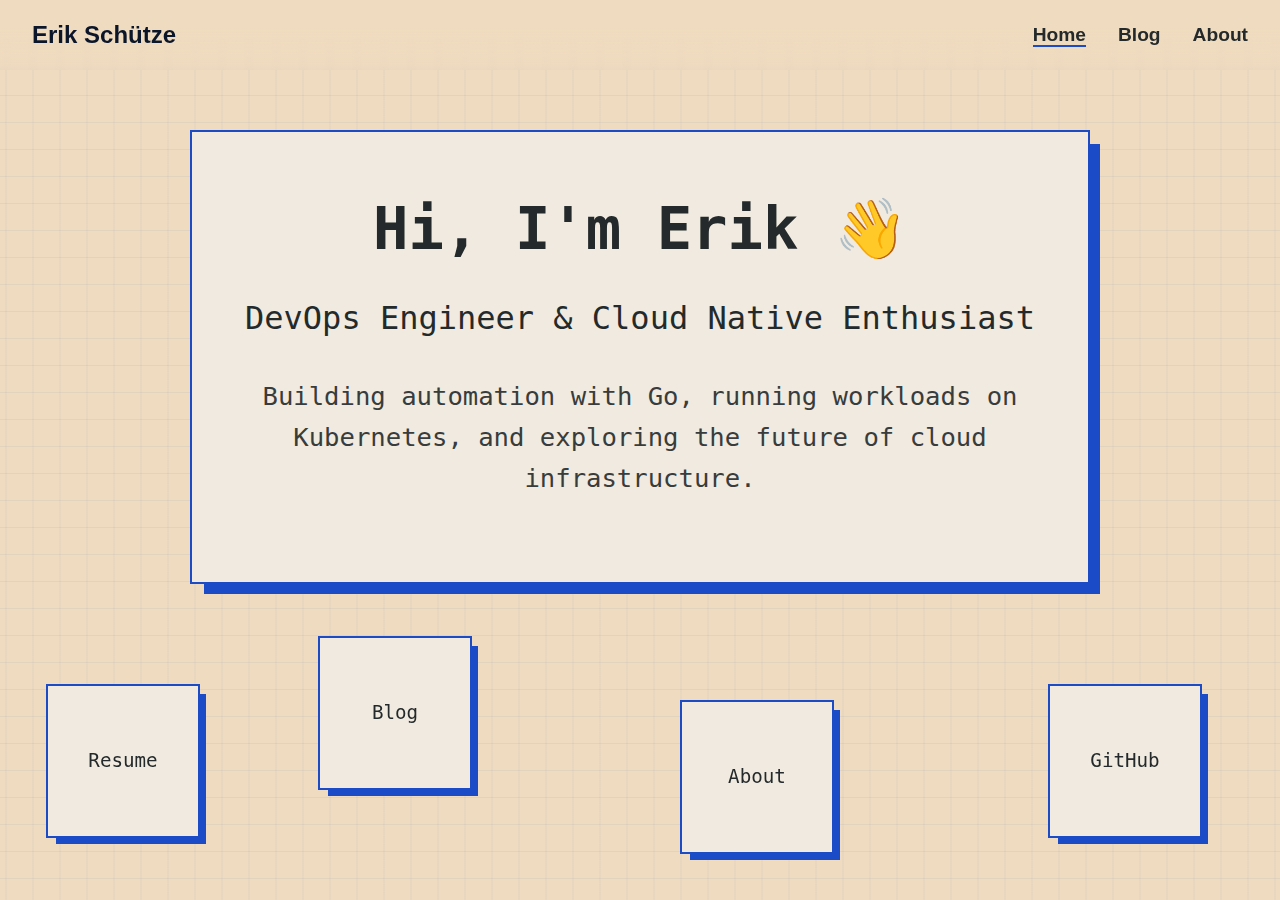
<file: site/index.html>
<!DOCTYPE html>
<html lang="en">
  <head>
    <meta charset="UTF-8">
    <meta name="viewport" content="width=device-width, initial-scale=1.0">
    <title>Erik Schütze</title>
    <link rel="stylesheet" href="css/style.css">
    
    <!-- Standard favicon -->
    <link rel="icon" type="image/png" sizes="32x32" href="/assets//images/cloud-logo-32.png">
    <link rel="icon" type="image/png" sizes="16x16" href="/assets/images/cloud-logo-16.png">

    <!-- Optional: fallback for older browsers -->
    <link rel="shortcut icon" href="/assets/images/cloud-logo-32.png">

    <script defer src="https://analytics.erik-schuetze.dev/script.js" data-website-id="b6f141d2-c98b-4c71-b454-7134e1a77831"></script>
  </head>
  <body>
    <nav class="navbar">
      <div class="nav-brand">
        <a href="/">Erik Schütze</a>
      </div>
      <ul class="nav-links">
        <li><a href="/" class="active">Home</a></li>
        <li><a href="/blog/">Blog</a></li>
        <li><a href="/about/">About</a></li>
      </ul>
    </nav>
    <div class="hero-container">
        <div class="hero-shadow"></div>
        <main class="hero">
            <h1>Hi, I'm Erik 👋</h1>
            <p class="subtitle">DevOps Engineer & Cloud Native Enthusiast</p>
            <p class="subtitle">Building automation with Go, running workloads on Kubernetes, and exploring the future of cloud infrastructure.</p>
        </main>
    </div>

    <a href="https://drive.google.com/file/d/13KEDFn2HeyoRPz66SnAJri7S8rZ6feqY/view?usp=sharing" target="_blank" class="floating-box" id="resume-box">
        <div class="floating-box-shadow"></div>
        <div class="floating-box-content">Resume</div>
    </a>

    <a href="/about/" class="floating-box" id="about-box">
      <div class="floating-box-shadow"></div>
      <div class="floating-box-content">About</div>
    </a>  

    <a href="https://github.com/erik-schuetze" target="_blank" class="floating-box" id="github-box">
      <div class="floating-box-shadow"></div>
      <div class="floating-box-content">GitHub</div>
    </a>
    <a href="/blog/" class="floating-box" id="blog-box">
      <div class="floating-box-shadow"></div>
      <div class="floating-box-content">Blog</div>
    </a>
      
  </body>
</html>
</file>
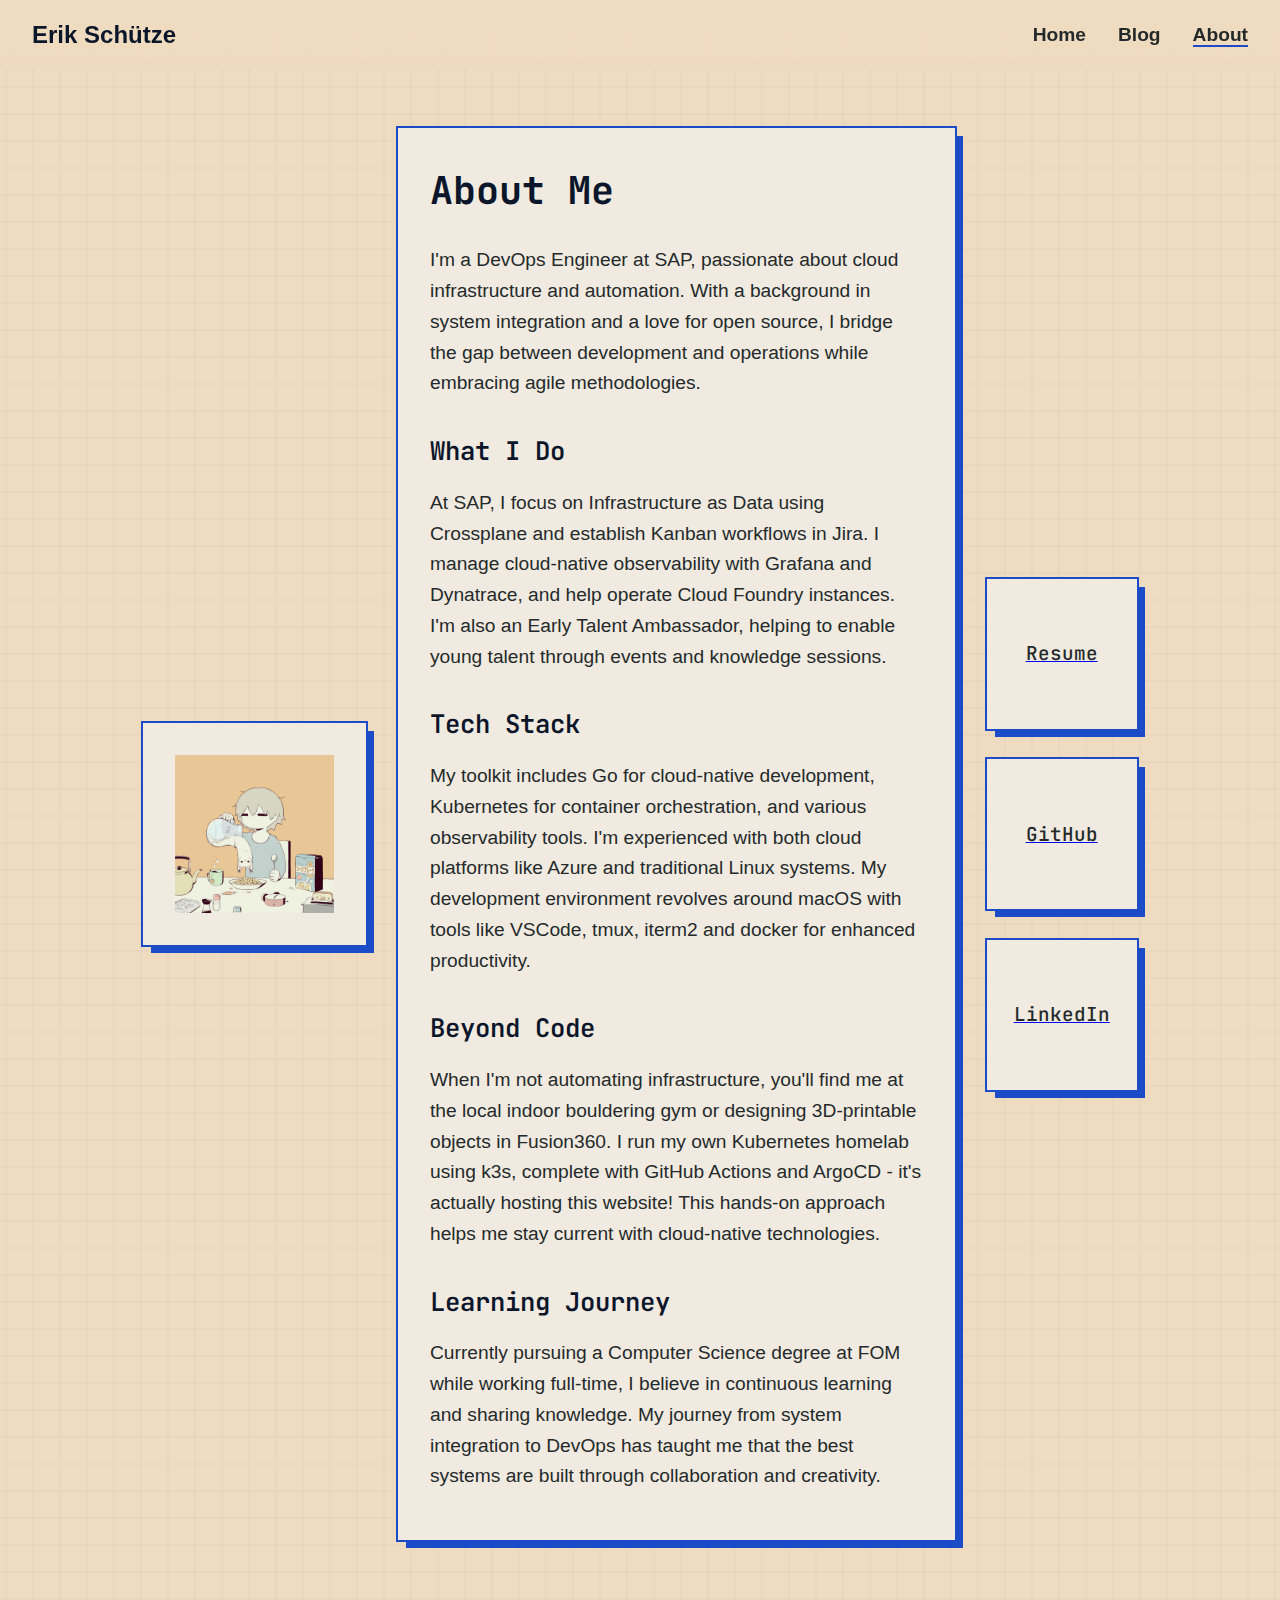
<file: site/about.html>
<!DOCTYPE html>
<html lang="en">
  <head>
    <meta charset="UTF-8">
    <meta name="viewport" content="width=device-width, initial-scale=1.0">
    <title>About - Erik Schütze</title>
    <link rel="stylesheet" href="css/style.css">
    <link rel="stylesheet" href="css/about.css">
    <link rel="stylesheet" href="https://fonts.googleapis.com/css2?family=JetBrains+Mono:wght@400;600&display=swap">
    <link rel="icon" href="data:image/svg+xml,<svg xmlns=%22http://www.w3.org/2000/svg%22 viewBox=%220 0 100 100%22><text y=%22.9em%22 font-size=%2290%22>☁️</text></svg>">
  </head>
  <body>
    <nav class="navbar">
      <div class="nav-brand"><a href="index.html">Erik Schütze</a></div>
      <ul class="nav-links">
          <li><a href="index.html">Home</a></li>
          <li><a href="blog/index.html">Blog</a></li>
          <li><a href="about.html" class="active">About</a></li>
      </ul>
    </nav>

    <div class="about-layout">
      <div class="photo-container">
          <div class="photo-shadow"></div>
          <div class="photo">
              <img src="assets/images/profile.jpg" alt="Erik Schütze">
          </div>
      </div>

      <div class="content-container">
          <div class="content-shadow"></div>
          <div class="content">
              <h2 class="section-heading">About Me</h2>
              <p>I'm a DevOps Engineer at SAP, passionate about cloud infrastructure and automation. With a background in system integration and a love for open source, I bridge the gap between development and operations while embracing agile methodologies.</p>
              
              <h3 class="subsection-heading">What I Do</h3>
              <p>At SAP, I focus on Infrastructure as Data using Crossplane and establish Kanban workflows in Jira. I manage cloud-native observability with Grafana and Dynatrace, and help operate Cloud Foundry instances. I'm also an Early Talent Ambassador, helping to enable young talent through events and knowledge sessions.</p>

              <h3 class="subsection-heading">Tech Stack</h3>
              <p>My toolkit includes Go for cloud-native development, Kubernetes for container orchestration, and various observability tools. I'm experienced with both cloud platforms like Azure and traditional Linux systems. My development environment revolves around macOS with tools like VSCode, tmux, iterm2 and docker for enhanced productivity.</p>

              <h3 class="subsection-heading">Beyond Code</h3>
              <p>When I'm not automating infrastructure, you'll find me at the local indoor bouldering gym or designing 3D-printable objects in Fusion360. I run my own Kubernetes homelab using k3s, complete with GitHub Actions and ArgoCD - it's actually hosting this website! This hands-on approach helps me stay current with cloud-native technologies.</p>
              
              <h3 class="subsection-heading">Learning Journey</h3>
              <p>Currently pursuing a Computer Science degree at FOM while working full-time, I believe in continuous learning and sharing knowledge. My journey from system integration to DevOps has taught me that the best systems are built through collaboration and creativity.</p>
          </div>
      </div>
      <div class="link-collection">
          <a href="https://drive.google.com/file/d/13KEDFn2HeyoRPz66SnAJri7S8rZ6feqY/view?usp=sharing" target="_blank" class="" id="resume-box">
              <div class="floating-box-shadow"></div>
              <div class="floating-box-content">Resume</div>
          </a>
  
          <a href="https://github.com/erik-schuetze" target="_blank" class="" id="github-box">
            <div class="floating-box-shadow"></div>
            <div class="floating-box-content">GitHub</div>
          </a>
          <a href="https://www.linkedin.com/in/erik-schuetze-6077851b3" target="_blank" class="" id="linkedin-box">
            <div class="floating-box-shadow"></div>
            <div class="floating-box-content">LinkedIn</div>
          </a>
      </div>
    </div>
  </body>
</html>
</file>
<file: site/css/style.css>
:root {
    --primary-color: #0b162a;
    --accent-color: #1b4bc6;
    --bg-color: #efdbbf;
    --bg-light: #f1eae0;
    --text-color: #242a2b;
}

* {
    margin: 0;
    padding: 0;
    box-sizing: border-box;
}

body {
    font-family: 'Inter', sans-serif;
    line-height: 1.6;
    color: var(--text-color);
    background-color: var(--bg-color);
    background-image: 
        linear-gradient(rgba(27, 75, 198, 0.06) 1px, transparent 1px),
        linear-gradient(90deg, rgba(27, 75, 198, 0.06) 1px, transparent 1px);
    background-size: 27px 27px;
    background-position: center center;
    padding-top: 4rem; /* Adjust this value based on your navbar height */
}

.navbar {
    display: flex;
    justify-content: space-between;
    align-items: center;
    padding: 1rem 2rem;
    /* Create two layered gradients for smoother transition */
    background: linear-gradient(
        to bottom,
        var(--bg-color) 40%,
        rgba(239, 219, 191, 0.5) 80%,
        rgba(239, 219, 191, 0)
    );
    position: fixed;
    top: 0;
    left: 0;
    right: 0;
    z-index: 1000;
    /* Reduce blur strength for a subtler effect */
    backdrop-filter: blur(3px);
    -webkit-backdrop-filter: blur(3px);
}

.active {
    border-bottom: 2px solid var(--accent-color);
}

.nav-links {
    display: flex;
    list-style: none;
    gap: 2rem;
}

.nav-links a {
    text-decoration: none;
    color: var(--text-color);
    transition: color 0.3s ease;
    font-size: clamp(0.9rem, 2.5vw, 1.2rem);  /* Responsive font size */
    font-weight: 600;
}

.nav-links a:hover {
    color: var(--accent-color);
}


.nav-brand {
    font-size: clamp(1.1rem, 3vw, 1.5rem);  /* Responsive font size */
    font-weight: 700;
    color: var(--primary-color);
    font-family: 'Montserrat', sans-serif;
}

.nav-brand a {
    text-decoration: none;
    transition: color 0.3s ease;
    color: var(--primary-color);
}

.nav-brand a:hover {
    color: var(--accent-color);
}

.hero-container {
    position: relative;
    height: 65vh;
    display: flex;
    flex-direction: column;
    justify-content: center;
    align-items: center;
    text-align: center;
    padding: 2rem;
    
}

.hero-shadow {
    position: absolute;
    height: 50vh;
    width: 70vw;
    background-color: var(--accent-color);
    transform: translate(12px, 12px);
    z-index: 1;
}

.hero {
    position: relative;
    height: 50vh;
    width: 70vw;
    display: flex;
    flex-direction: column;
    justify-content: center;
    align-items: center;
    text-align: center;
    padding: 2rem;
    background-color: var(--bg-light);
    z-index: 2;
    box-shadow: 0 0 0 2px var(--accent-color);
    font-family: 'JetBrains Mono', monospace;
}

.hero h1 {
    font-size: clamp(1.6rem, 4.6vw, 3.8rem);
    margin-bottom: 1rem;
    font-family: 'JetBrains Mono', monospace;
}

.hero .subtitle {
    font-size: clamp(0.9rem, 2.5vw, 2rem);
    margin-bottom: 2rem;
    font-family: 'JetBrains Mono', monospace;
}

.hero .subtitle:last-of-type {
    font-size: clamp(0.7rem, 2vw, 1.6rem);
    opacity: 0.9;
}

.cta-buttons .btn {
    font-size: clamp(0.9rem, 1.5vw, 1.2rem);
    font-family: 'JetBrains Mono', monospace;
}

.btn {
    display: inline-block;
    padding: 0.8rem 1.5rem;
    margin: 0.5rem;
    border-radius: 5px;
    text-decoration: none;
    transition: all 0.3s ease;
}

#resume-box {
    bottom: 4rem;
    left: 3rem;
    animation: float 3s ease-in-out infinite;
}
#github-box {
    bottom: 4rem;
    right: 5rem;
    animation: float 3.5s ease-in-out infinite;
}
#blog-box {
    bottom: 7rem;
    left: 25vw;
    animation: float 4s ease-in-out infinite;
}
#about-box {
    bottom: 3rem;
    right: 35vw;
    animation: float 2.8s ease-in-out infinite;
}
#linkedin-box {
    bottom: 6rem;
    left: 50vw;
    animation: float 3.2s ease-in-out infinite;
}

.floating-box {
    position: fixed;
    text-decoration: none;
    z-index: 10;
}

.floating-box-shadow {
    position: absolute;
    width: 150px;
    height: 150px;
    background-color: var(--accent-color);
    transform: translate(8px, 8px);
    z-index: 1;
}

.floating-box-content {
    position: relative;
    width: 150px;
    height: 150px;
    background-color: var(--bg-light);
    display: flex;
    justify-content: center;
    align-items: center;
    font-family: 'JetBrains Mono', monospace;
    font-size: 1.2rem;
    font-weight: 500;
    color: var(--text-color);
    box-shadow: 0 0 0 2px var(--accent-color);
    z-index: 2;
    transition: transform 0.3s ease;
}

.floating-box:hover .floating-box-content {
    transform: translate(-3px, -3px);
}

@keyframes float {
    0% {
        transform: translateY(0px);
    }
    50% {
        transform: translateY(-12px);
    }
    100% {
        transform: translateY(0px);
    }
}

/* Add media query for mobile devices */
@media screen and (max-width: 768px) {
    .navbar {
        padding: 0.5rem 1rem;  /* Reduced padding on mobile */
    }
    
    .nav-links {
        gap: 1rem;  /* Reduced gap between links on mobile */
    }

    /* Adjust hero position */
    .hero-container {
        height: 60vh;  /* Move hero up by 10% */
    }

    .hero {
        height: 37vh;
        width: 80vw;
        padding: 0.5rem;
    }

    .hero-shadow {
        height: 37vh;
        width: 80vw;
    }

    /* Scale down floating boxes */
    .floating-box-shadow,
    .floating-box-content {
        width: 70px;  
        height: 70px;
    }

    .floating-box-content {
        font-size: 0.7rem;
    }

    /* Adjust floating box positions for mobile */
    #resume-box {
        bottom: 2rem;
        left: 1rem;
    }
    #github-box {
        bottom: 4rem;
        right: 1rem;
    }
    #blog-box {
        bottom: 5rem;
        left: 6.8rem;
    }
    #about-box {
        bottom: 2.5rem;
        right: 7rem;
    }
    #linkedin-box {
        bottom: 4rem;
        left: 10rem;
    }

    /* Reduce float animation distance */
    @keyframes float {
        0% {
            transform: translateY(0px);
        }
        50% {
            transform: translateY(-8px); 
        }
        100% {
            transform: translateY(0px);
        }
    }
}
</file>
<file: site/css/about.css>
.about-layout {
    display: grid;
    grid-template-columns: 1fr 2fr 5fr 1fr 1fr;
    gap: 2rem;
    padding: 4rem 0;  /* Remove horizontal padding since we're using grid */
    min-height: 80vh;
    align-items: center;
}

.link-collection {
    display: flex;
    flex-direction: column;
    justify-content: space-evenly;
    align-items: center;
    gap: 1rem;
    height: 60vh;
}


.photo-container {
    grid-column: 2 / 3;  /* Takes up the second column */
    position: relative;
    display: flex;
    justify-content: center;
    align-items: center;
    animation: float 4s ease-in-out infinite;
}

.photo-shadow {
    position: absolute;
    width: 100%;
    max-width: 600px;
    height: 100%;
    background-color: var(--accent-color);
    transform: translate(8px, 8px);
    z-index: 1;
}

.content-container {
    grid-column: 3 / 4;  /* Takes up the third column */
    position: relative;
}

.content-shadow {
    position: absolute;
    width: 100%;
    height: 100%;
    background-color: var(--accent-color);
    transform: translate(8px, 8px);
    z-index: 1;
}

.photo, .content {
    position: relative;
    background-color: var(--bg-light);
    box-shadow: 0 0 0 2px var(--accent-color);
    z-index: 2;
    padding: 2rem;
}

.content p {
    font-size: clamp(1rem, 1.5vw, 1.2rem);
    line-height: 1.6;
    margin-bottom: 1rem;
}

.photo {
    position: relative;
    max-width: 600px;
    width: 100%;
    background-color: var(--bg-light);
    box-shadow: 0 0 0 2px var(--accent-color);
    z-index: 2;
    padding: 2rem;
    transform-origin: center;
}

.photo img {
    width: 100%;
    height: auto;
    display: block;
}

.section-heading {
    font-family: 'JetBrains Mono', monospace;
    font-size: clamp(1.8rem, 3vw, 2.4rem);
    margin-bottom: 1.5rem;
    color: var(--primary-color);
}

.subsection-heading {
    font-family: 'JetBrains Mono', monospace;
    font-size: clamp(1.2rem, 2vw, 1.6rem);
    font-weight: 600;
    margin: 2rem 0 1rem;
    color: var(--primary-color);
}

.floating-box-about {
    text-decoration: none;
}

/* Add media query for mobile devices */
@media screen and (max-width: 768px) {
    .about-layout {
        display: flex;  /* Switch back to flex for mobile */
        flex-direction: column;
        padding: 2rem;
        gap: 2rem;
    }
    
    .photo-container, .content-container {
        width: 100%;
    }

    .photo-container {
        flex: 3;  /* Maintain the same ratio */
        animation: float 3s ease-in-out infinite; /* Slightly faster on mobile */
    }

    .content-container {
        flex: 5;  /* Maintain the same ratio */
    }

    .photo-shadow, .content-shadow {
        transform: translate(6px, 6px);
    }

    .link-collection {
        flex-direction: row;
        justify-content: space-evenly;
        height: auto;
        gap: 2rem;
        width: 100%;
    }
}
</file>
